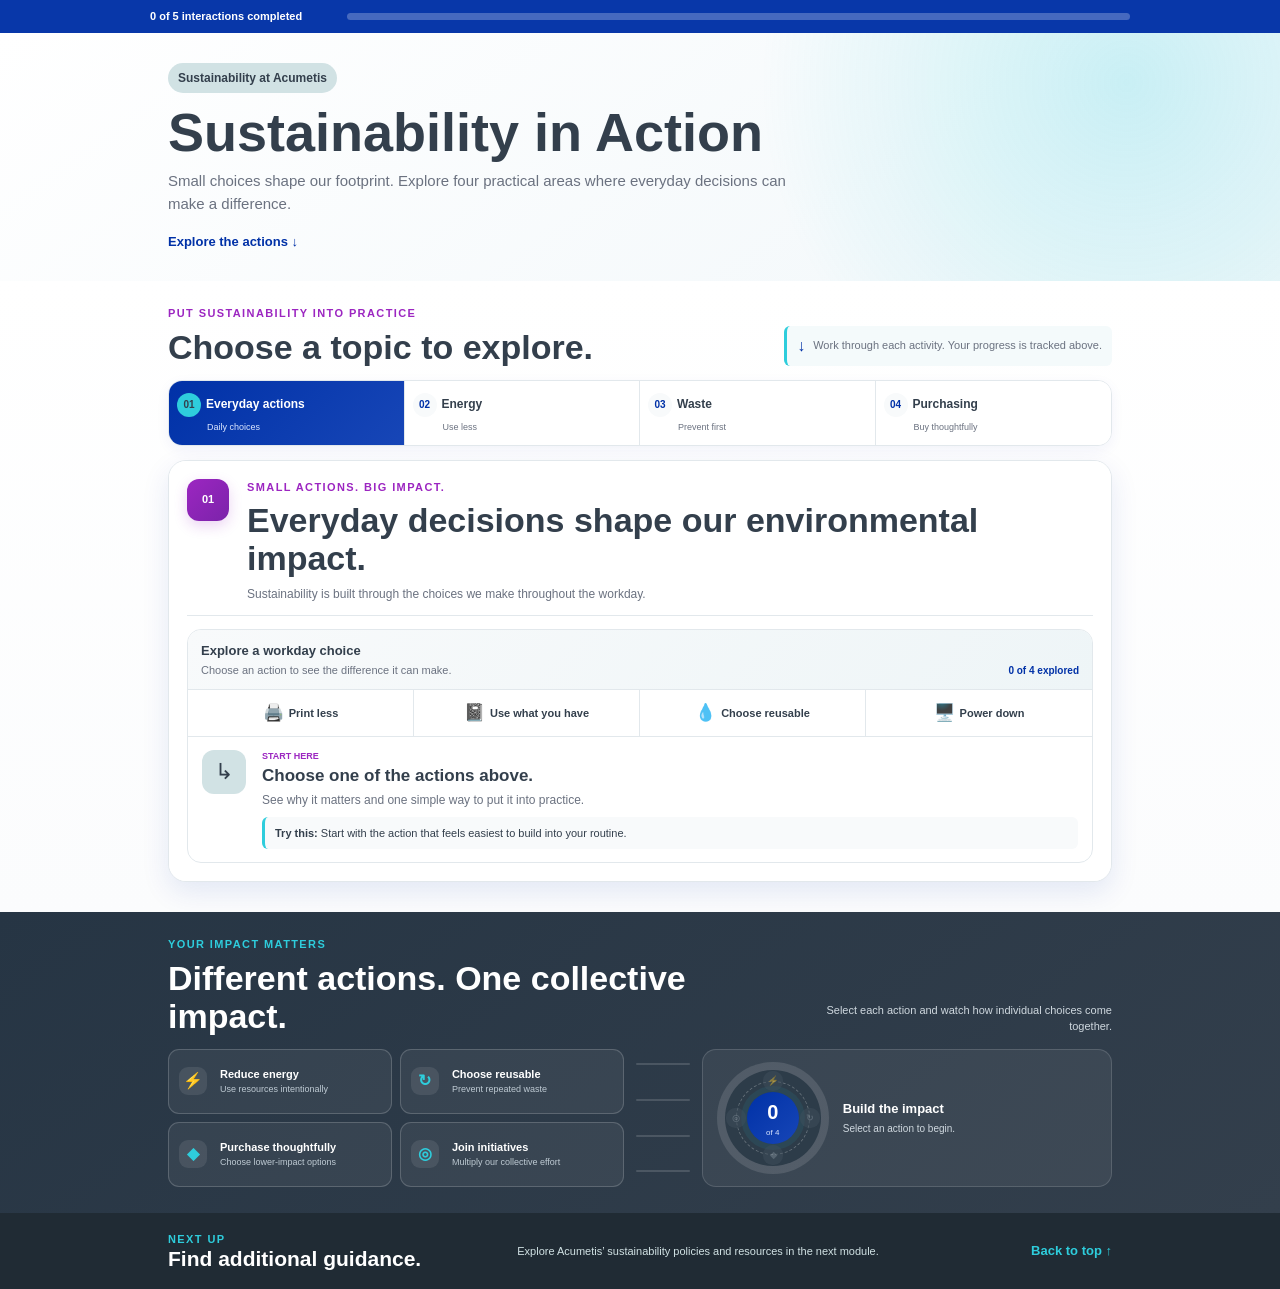
<file: index.html>
<!DOCTYPE html>
<html lang="en">
<head>
  <meta charset="UTF-8">
  <meta name="viewport" content="width=device-width, initial-scale=1.0">
  <meta name="description" content="Acumetis Sustainability in Action onboarding module.">
  <title>Sustainability in Action | Acumetis</title>
  <link rel="stylesheet" href="styles.css?v=20260819-7">
</head>
<body>
<main id="top">
  <div class="overall-progress" aria-live="polite"><div class="progress-inner"><div class="progress-label" id="progressLabel">0 of 5 interactions completed</div><div class="progress-track"><div class="progress-bar" id="progressBar"></div></div></div></div>
  <section class="hero compact-hero"><div class="container"><div class="hero-copy"><span class="hero-tag">Sustainability at Acumetis</span><h1>Sustainability in Action</h1><p class="hero-subtitle">Small choices shape our footprint. Explore four practical areas where everyday decisions can make a difference.</p><a class="scroll-link" href="#explore">Explore the actions ↓</a></div></div></section>
  <section class="topic-workspace" id="explore"><div class="container"><div class="workspace-intro"><div><p class="eyebrow">Put sustainability into practice</p><h2>Choose a topic to explore.</h2></div><div class="workspace-cue"><span>↓</span><p>Work through each activity. Your progress is tracked above.</p></div></div>
  <nav class="topic-nav" role="tablist" aria-label="Sustainability in action topics"><button class="topic-tab active" type="button" role="tab" aria-selected="true" data-topic="actions"><span>01</span><strong>Everyday actions</strong><small>Daily choices</small></button><button class="topic-tab" type="button" role="tab" aria-selected="false" data-topic="energy"><span>02</span><strong>Energy</strong><small>Use less</small></button><button class="topic-tab" type="button" role="tab" aria-selected="false" data-topic="waste"><span>03</span><strong>Waste</strong><small>Prevent first</small></button><button class="topic-tab" type="button" role="tab" aria-selected="false" data-topic="purchasing"><span>04</span><strong>Purchasing</strong><small>Buy thoughtfully</small></button></nav>
  <div class="topic-panels"><section class="topic-panel active" data-panel="actions"><div class="panel-focus"><div class="panel-number">01</div><div class="panel-heading"><p class="eyebrow">Small Actions. Big Impact.</p><h2>Everyday decisions shape our environmental impact.</h2><p>Sustainability is built through the choices we make throughout the workday.</p></div></div><div class="choice-explorer"><div class="choice-explorer-head"><div><p class="choice-label">Explore a workday choice</p><p class="choice-helper">Choose an action to see the difference it can make.</p></div><div class="choice-count" id="choiceCount">0 of 4 explored</div></div><div class="choice-tabs" role="tablist" aria-label="Everyday sustainability actions"><button class="choice-tab" type="button" data-choice="print"><span class="choice-tab-icon">🖨️</span><span>Print less</span></button><button class="choice-tab" type="button" data-choice="reuse"><span class="choice-tab-icon">📓</span><span>Use what you have</span></button><button class="choice-tab" type="button" data-choice="reusable"><span class="choice-tab-icon">💧</span><span>Choose reusable</span></button><button class="choice-tab" type="button" data-choice="power"><span class="choice-tab-icon">🖥️</span><span>Power down</span></button></div><div class="choice-stage" id="choiceStage" aria-live="polite"><div class="choice-stage-icon" id="choiceStageIcon">↳</div><div class="choice-stage-copy"><p class="choice-stage-kicker" id="choiceStageKicker">Start here</p><h3 id="choiceStageTitle">Choose one of the actions above.</h3><p id="choiceStageWhy">See why it matters and one simple way to put it into practice.</p><div class="choice-tip" id="choiceTip"><strong>Try this:</strong> Start with the action that feels easiest to build into your routine.</div></div></div></div></section>
  <section class="topic-panel energy-panel" data-panel="energy" hidden><div class="panel-focus light-focus"><div class="panel-number">02</div><div class="panel-heading light-heading"><p class="eyebrow light">Energy Efficiency</p><h2>Build an energy-smart workday.</h2><p>Switch on the habits you can put into practice.</p></div></div><div class="energy-challenge"><div class="energy-habits" role="group" aria-label="Energy-saving habits"><button class="energy-habit" type="button" aria-pressed="false"><span class="habit-marker"></span><span><strong>Power down</strong><small>Turn off lights, monitors, and equipment when they’re not in use.</small></span></button><button class="energy-habit" type="button" aria-pressed="false"><span class="habit-marker"></span><span><strong>Use daylight</strong><small>Take advantage of natural lighting whenever possible.</small></span></button><button class="energy-habit" type="button" aria-pressed="false"><span class="habit-marker"></span><span><strong>Reduce digital clutter</strong><small>Delete unnecessary emails and unsubscribe from unwanted mailing lists.</small></span></button><button class="energy-habit" type="button" aria-pressed="false"><span class="habit-marker"></span><span><strong>Follow the guidance</strong><small>Use our Energy Efficiency SOP for additional best practices.</small></span></button></div><aside class="energy-meter-panel"><p class="meter-label">Your energy-smart workday</p><div class="energy-meter"><div class="energy-meter-fill" id="energyMeterFill"></div></div><div class="energy-score" id="energyScore">0 of 4 habits selected</div><p class="energy-feedback" id="energyFeedback">Start with one habit you can make part of your routine.</p><div class="energy-fact"><span class="fact-icon">💡</span><div><strong>Did you know?</strong><p>Lighting can account for up to 15% of a building’s electricity use.</p></div></div></aside></div></section>
  <section class="topic-panel" data-panel="waste" hidden><div class="panel-focus"><div class="panel-number">03</div><div class="panel-heading"><p class="eyebrow">Waste Reduction</p><h2>The most sustainable waste is the waste never created.</h2><p>Explore the 5 R’s in order—prioritizing prevention before recycling.</p></div></div><div class="r-selector" role="group" aria-label="The 5 Rs of waste reduction"><button class="r-card" data-detail="Refuse what you don’t need."><span class="r-number">1</span><span class="r-title">Refuse</span></button><button class="r-card" data-detail="Reduce what you use."><span class="r-number">2</span><span class="r-title">Reduce</span></button><button class="r-card" data-detail="Reuse whenever possible."><span class="r-number">3</span><span class="r-title">Reuse</span></button><button class="r-card" data-detail="Repurpose before disposing."><span class="r-number">4</span><span class="r-title">Repurpose</span></button><button class="r-card" data-detail="Recycle correctly according to local office guidance."><span class="r-number">5</span><span class="r-title">Recycle</span></button></div><div class="r-detail" id="rDetail">Select a step to see what it means.</div><div class="waste-compact-grid"><div class="simple-actions"><h3>Simple ways to help</h3><ul class="simple-action-list"><li>Bring reusable bottles, mugs, and containers.</li><li>Print only when necessary.</li><li>Avoid single-use items.</li><li>Follow your office’s recycling signage.</li></ul></div><div class="mini-fact"><span>♻️</span><div><strong>Did you know?</strong><p>Reusable products spread their initial footprint across many uses, making them the better choice over time.</p></div></div></div></section>
  <section class="topic-panel" data-panel="purchasing" hidden><div class="panel-focus"><div class="panel-number">04</div><div class="panel-heading"><p class="eyebrow">Sustainable Purchasing</p><h2>Every purchase has an environmental footprint.</h2><p>Thoughtful purchasing can reduce waste, conserve resources, and support responsible supply chains.</p></div></div><div class="purchase-strip"><div class="purchase-strip-head"><div><h3>Before you buy</h3><p>Select each principle to learn more.</p></div><span id="purchaseCount">0 of 5 explored</span></div><div class="purchase-principles" role="tablist"><button class="purchase-principle" data-purchase="reuse"><span>↻</span>Reuse first</button><button class="purchase-principle" data-purchase="need"><span>✓</span>Buy what you need</button><button class="purchase-principle" data-purchase="quality"><span>◆</span>Choose quality</button><button class="purchase-principle" data-purchase="packaging"><span>□</span>Reduce packaging</button><button class="purchase-principle" data-purchase="supplier"><span>◇</span>Consider supplier</button></div><div class="purchase-detail" id="purchaseDetail" aria-live="polite"><div class="purchase-detail-icon" id="purchaseDetailIcon">↳</div><div><strong id="purchaseDetailTitle">Choose a principle above.</strong><p id="purchaseDetailCopy">A quick check before purchasing can help you make a more sustainable choice.</p></div></div></div></section></div></div></section>
  <section class="impact-section visual-impact" id="impact"><div class="container"><div class="impact-heading"><div><p class="eyebrow light">Your Impact Matters</p><h2>Different actions. One collective impact.</h2></div><p>Select each action and watch how individual choices come together.</p></div><div class="impact-flow"><div class="impact-sources"><button class="impact-choice" data-impact="energy"><span class="impact-source-icon">⚡</span><span><strong>Reduce energy</strong><small>Use resources intentionally</small></span></button><button class="impact-choice" data-impact="reuse"><span class="impact-source-icon">↻</span><span><strong>Choose reusable</strong><small>Prevent repeated waste</small></span></button><button class="impact-choice" data-impact="purchase"><span class="impact-source-icon">◆</span><span><strong>Purchase thoughtfully</strong><small>Choose lower-impact options</small></span></button><button class="impact-choice" data-impact="participate"><span class="impact-source-icon">◎</span><span><strong>Join initiatives</strong><small>Multiply our collective effort</small></span></button></div><div class="impact-connectors" aria-hidden="true"><span class="impact-line" data-line="energy"></span><span class="impact-line" data-line="reuse"></span><span class="impact-line" data-line="purchase"></span><span class="impact-line" data-line="participate"></span></div><div class="impact-result"><div class="impact-orb" id="impactOrb" style="--impact-progress:0%"><div class="orb-ring"></div><div class="orb-core"><span id="impactOrbCount">0</span><small>of 4</small></div><span class="orb-token token-energy">⚡</span><span class="orb-token token-reuse">↻</span><span class="orb-token token-purchase">◆</span><span class="orb-token token-participate">◎</span></div><div class="impact-result-copy"><strong id="impactResultTitle">Build the impact</strong><p id="impactMessage">Select an action to begin.</p></div></div></div></div></section>
  <section class="next-section compact-next"><div class="container next-layout"><div><p class="eyebrow light">Next Up</p><h2>Find additional guidance.</h2></div><p>Explore Acumetis’ sustainability policies and resources in the next module.</p><a class="next-link" href="#top">Back to top ↑</a></div></section>
</main><script src="app.js?v=20260819-6"></script></body></html>
</file>
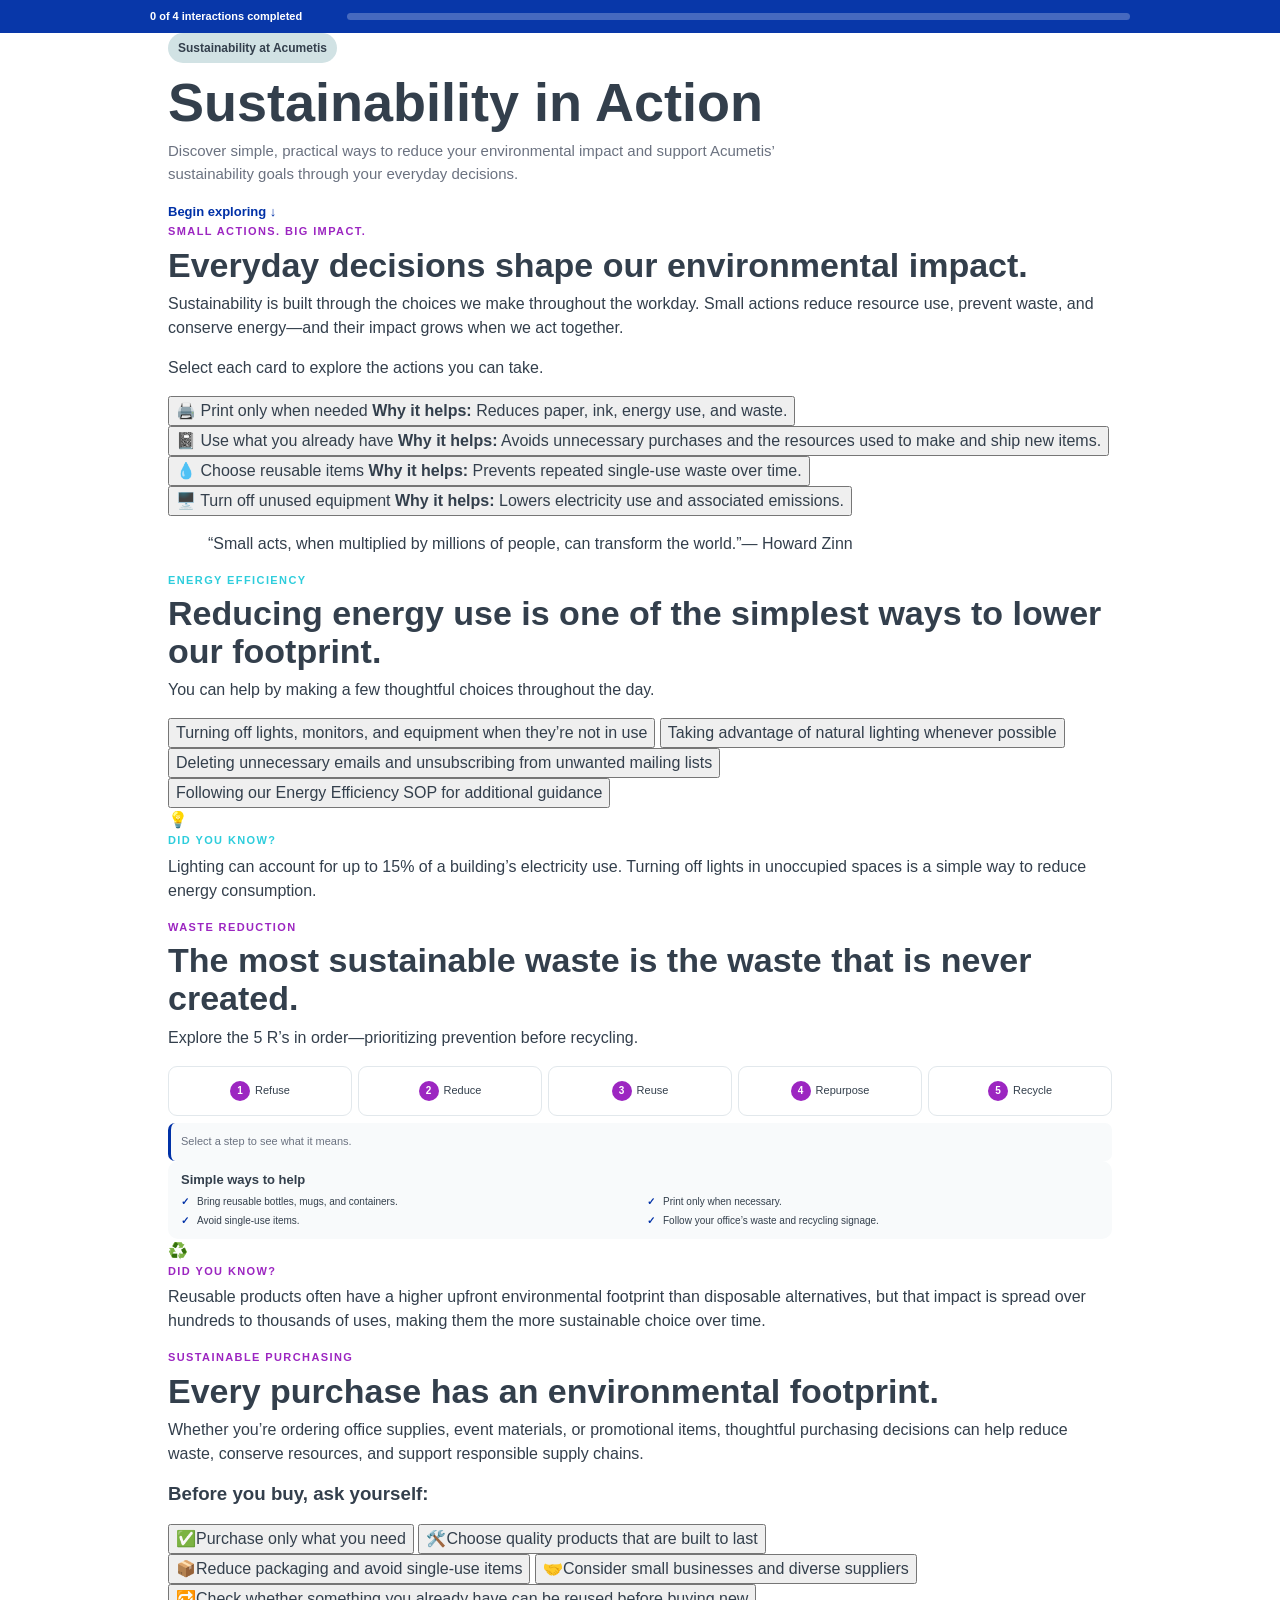
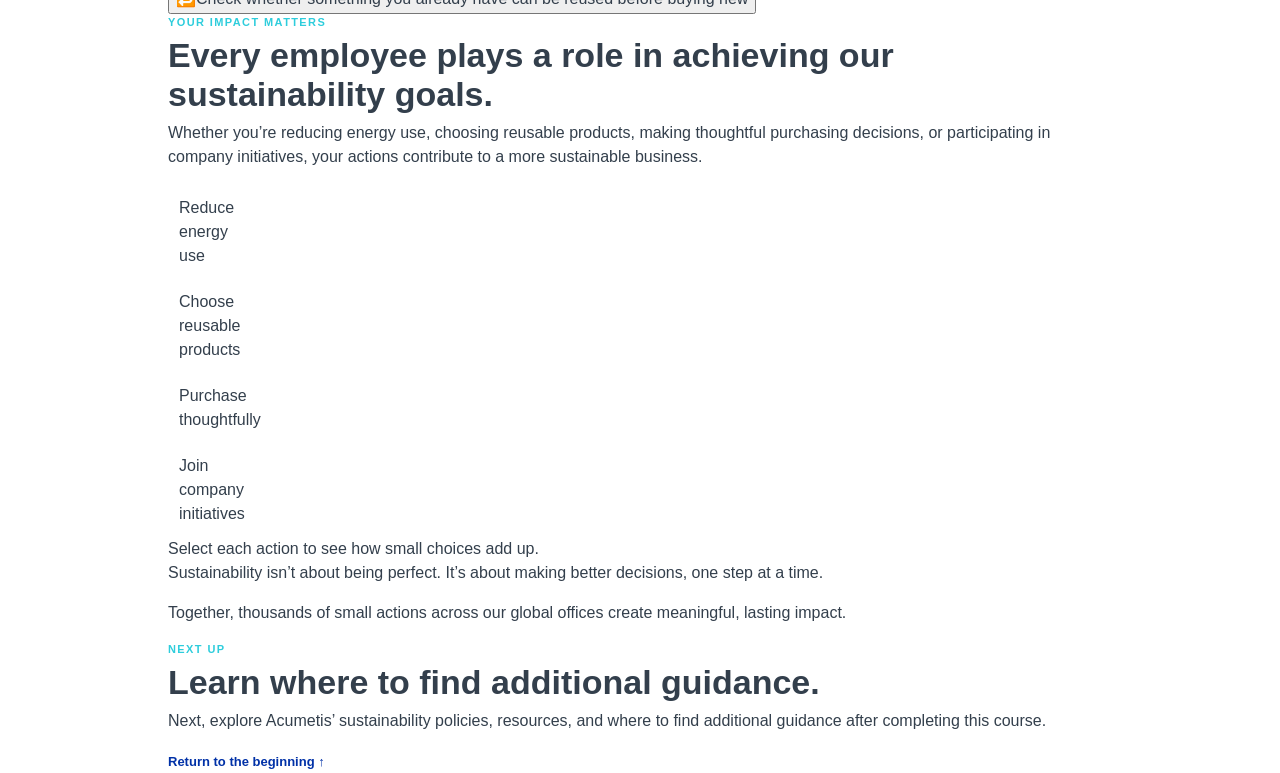
<file: academy-20260812.html>
<!DOCTYPE html>
<html lang="en">
<head>
  <meta charset="UTF-8">
  <meta name="viewport" content="width=device-width, initial-scale=1.0">
  <meta name="description" content="Acumetis Sustainability in Action onboarding module.">
  <title>Sustainability in Action | Acumetis</title>
  <link rel="stylesheet" href="styles.css?v=20260812-2">
</head>
<body>
<main id="top">
  <div class="overall-progress" aria-live="polite">
    <div class="progress-inner">
      <div class="progress-label" id="progressLabel">0 of 4 interactions completed</div>
      <div class="progress-track"><div class="progress-bar" id="progressBar"></div></div>
    </div>
  </div>

  <section class="section hero">
    <div class="container">
      <span class="hero-tag">Sustainability at Acumetis</span>
      <h1>Sustainability in Action</h1>
      <p class="hero-subtitle">Discover simple, practical ways to reduce your environmental impact and support Acumetis’ sustainability goals through your everyday decisions.</p>
      <a class="scroll-link" href="#small-actions">Begin exploring ↓</a>
    </div>
  </section>

  <section class="section intro-section" id="small-actions">
    <div class="container">
      <p class="eyebrow">Small Actions. Big Impact.</p>
      <h2>Everyday decisions shape our environmental impact.</h2>
      <p class="lead decision-intro">Sustainability is built through the choices we make throughout the workday. Small actions reduce resource use, prevent waste, and conserve energy—and their impact grows when we act together.</p>
      <p class="decision-prompt">Select each card to explore the actions you can take.</p>
      <div class="decision-grid">
        <button class="decision-card" type="button">
          <span class="decision-icon" aria-hidden="true">🖨️</span>
          <span class="decision-content">
            <span class="decision-title">Print only when needed</span>
            <span class="decision-why"><strong>Why it helps:</strong> Reduces paper, ink, energy use, and waste.</span>
          </span>
        </button>
        <button class="decision-card" type="button">
          <span class="decision-icon" aria-hidden="true">📓</span>
          <span class="decision-content">
            <span class="decision-title">Use what you already have</span>
            <span class="decision-why"><strong>Why it helps:</strong> Avoids unnecessary purchases and the resources used to make and ship new items.</span>
          </span>
        </button>
        <button class="decision-card" type="button">
          <span class="decision-icon" aria-hidden="true">💧</span>
          <span class="decision-content">
            <span class="decision-title">Choose reusable items</span>
            <span class="decision-why"><strong>Why it helps:</strong> Prevents repeated single-use waste over time.</span>
          </span>
        </button>
        <button class="decision-card" type="button">
          <span class="decision-icon" aria-hidden="true">🖥️</span>
          <span class="decision-content">
            <span class="decision-title">Turn off unused equipment</span>
            <span class="decision-why"><strong>Why it helps:</strong> Lowers electricity use and associated emissions.</span>
          </span>
        </button>
      </div>
      <blockquote>“Small acts, when multiplied by millions of people, can transform the world.”<span>— Howard Zinn</span></blockquote>
    </div>
  </section>

  <section class="section energy-section" id="energy">
    <div class="container">
      <p class="eyebrow light">Energy Efficiency</p>
      <h2>Reducing energy use is one of the simplest ways to lower our footprint.</h2>
      <div class="two-column">
        <div><p>You can help by making a few thoughtful choices throughout the day.</p></div>
        <div class="action-list">
          <button class="action-item" type="button">Turning off lights, monitors, and equipment when they’re not in use</button>
          <button class="action-item" type="button">Taking advantage of natural lighting whenever possible</button>
          <button class="action-item" type="button">Deleting unnecessary emails and unsubscribing from unwanted mailing lists</button>
          <button class="action-item" type="button">Following our Energy Efficiency SOP for additional guidance</button>
        </div>
      </div>
      <div class="fact-card">
        <span class="fact-icon">💡</span>
        <div><p class="eyebrow light">Did you know?</p><p>Lighting can account for up to 15% of a building’s electricity use. Turning off lights in unoccupied spaces is a simple way to reduce energy consumption.</p></div>
      </div>
    </div>
  </section>

  <section class="section waste-section" id="waste">
    <div class="container">
      <p class="eyebrow">Waste Reduction</p>
      <h2>The most sustainable waste is the waste that is never created.</h2>
      <p class="lead">Explore the 5 R’s in order—prioritizing prevention before recycling.</p>
      <div class="r-selector" role="group" aria-label="The 5 Rs of waste reduction">
        <button class="r-card" type="button" data-detail="Refuse what you don’t need." aria-pressed="false"><span class="r-number">1</span><span class="r-title">Refuse</span></button>
        <button class="r-card" type="button" data-detail="Reduce what you use." aria-pressed="false"><span class="r-number">2</span><span class="r-title">Reduce</span></button>
        <button class="r-card" type="button" data-detail="Reuse whenever possible." aria-pressed="false"><span class="r-number">3</span><span class="r-title">Reuse</span></button>
        <button class="r-card" type="button" data-detail="Repurpose before disposing." aria-pressed="false"><span class="r-number">4</span><span class="r-title">Repurpose</span></button>
        <button class="r-card" type="button" data-detail="Recycle correctly according to local office guidance." aria-pressed="false"><span class="r-number">5</span><span class="r-title">Recycle</span></button>
      </div>
      <div class="r-detail" id="rDetail" aria-live="polite">Select a step to see what it means.</div>
      <div class="simple-actions">
        <h3>Simple ways to help</h3>
        <ul class="simple-action-list">
          <li>Bring reusable bottles, mugs, and containers.</li>
          <li>Print only when necessary.</li>
          <li>Avoid single-use items.</li>
          <li>Follow your office’s waste and recycling signage.</li>
        </ul>
      </div>
      <div class="fact-card pale">
        <span class="fact-icon">♻️</span>
        <div><p class="eyebrow">Did you know?</p><p>Reusable products often have a higher upfront environmental footprint than disposable alternatives, but that impact is spread over hundreds to thousands of uses, making them the more sustainable choice over time.</p></div>
      </div>
    </div>
  </section>

  <section class="section purchasing-section" id="purchasing">
    <div class="container">
      <p class="eyebrow">Sustainable Purchasing</p>
      <h2>Every purchase has an environmental footprint.</h2>
      <p class="lead">Whether you’re ordering office supplies, event materials, or promotional items, thoughtful purchasing decisions can help reduce waste, conserve resources, and support responsible supply chains.</p>
      <div class="purchase-panel">
        <h3>Before you buy, ask yourself:</h3>
        <div class="purchase-grid">
          <button class="purchase-card" type="button"><span class="purchase-icon">✅</span>Purchase only what you need</button>
          <button class="purchase-card" type="button"><span class="purchase-icon">🛠️</span>Choose quality products that are built to last</button>
          <button class="purchase-card" type="button"><span class="purchase-icon">📦</span>Reduce packaging and avoid single-use items</button>
          <button class="purchase-card" type="button"><span class="purchase-icon">🤝</span>Consider small businesses and diverse suppliers</button>
          <button class="purchase-card wide" type="button"><span class="purchase-icon">🔁</span>Check whether something you already have can be reused before buying new</button>
        </div>
      </div>
    </div>
  </section>

  <section class="section impact-section" id="impact">
    <div class="container">
      <p class="eyebrow light">Your Impact Matters</p>
      <h2>Every employee plays a role in achieving our sustainability goals.</h2>
      <p>Whether you’re reducing energy use, choosing reusable products, making thoughtful purchasing decisions, or participating in company initiatives, your actions contribute to a more sustainable business.</p>
      <div class="impact-choices">
        <button class="impact-choice" type="button">Reduce energy use</button>
        <button class="impact-choice" type="button">Choose reusable products</button>
        <button class="impact-choice" type="button">Purchase thoughtfully</button>
        <button class="impact-choice" type="button">Join company initiatives</button>
      </div>
      <div class="impact-message" id="impactMessage" aria-live="polite">Select each action to see how small choices add up.</div>
      <div class="closing-copy">
        <p>Sustainability isn’t about being perfect. It’s about making better decisions, one step at a time.</p>
        <p>Together, thousands of small actions across our global offices create meaningful, lasting impact.</p>
      </div>
    </div>
  </section>

  <section class="section next-section">
    <div class="container">
      <p class="eyebrow light">Next Up</p>
      <h2>Learn where to find additional guidance.</h2>
      <p>Next, explore Acumetis’ sustainability policies, resources, and where to find additional guidance after completing this course.</p>
      <a class="next-link" href="#top">Return to the beginning ↑</a>
    </div>
  </section>
</main>
<script src="app.js?v=20260812-2"></script>
</body>
</html>
</file>
<file: styles.css>
:root{--blue:#0031A7;--purple:#9C26C1;--light-blue:#D1E2E4;--electric:#2ECDDC;--dark:#333F4C;--white:#fff;--pale:#F8FAFB;--muted:#6B7280;--border:#E2E8EC;--shadow:0 10px 28px rgba(0,49,167,.10)}*{box-sizing:border-box}html{scroll-behavior:smooth}body{margin:0;font-family:Arial,Helvetica,sans-serif;color:var(--dark);background:#fff;line-height:1.5}button,a{font:inherit}button{color:inherit}.container{width:min(980px,100%);margin:0 auto;padding:0 18px}.eyebrow{margin:0 0 6px;color:var(--purple);font-size:11px;font-weight:700;letter-spacing:1.4px;text-transform:uppercase}.eyebrow.light{color:var(--electric)}h1,h2,h3,p{margin-top:0}h1{margin-bottom:10px;font-size:clamp(34px,5vw,54px);line-height:1.03}h2{margin-bottom:8px;font-size:clamp(24px,3.6vw,34px);line-height:1.12}h3{line-height:1.25}.overall-progress{position:sticky;top:0;z-index:30;padding:8px 16px;color:#fff;background:rgba(0,49,167,.97)}.progress-inner{width:min(980px,100%);display:flex;gap:12px;margin:0 auto;align-items:center}.progress-label{min-width:185px;font-size:11px;font-weight:700}.progress-track{height:7px;flex:1;overflow:hidden;border-radius:999px;background:rgba(255,255,255,.25)}.progress-bar{width:0;height:100%;border-radius:inherit;background:linear-gradient(90deg,var(--purple),var(--electric));transition:width .3s ease}.compact-hero{padding:30px 0 28px;background:radial-gradient(circle at 88% 20%,rgba(46,205,220,.22),transparent 32%),linear-gradient(145deg,#fff,#F1F7FA)}.hero-inner{display:grid;grid-template-columns:1.25fr .75fr;gap:28px;align-items:center}.hero-tag{display:inline-block;margin-bottom:12px;padding:6px 10px;border-radius:999px;background:var(--light-blue);font-size:12px;font-weight:700}.hero-subtitle{max-width:620px;margin-bottom:14px;color:var(--muted);font-size:15px}.scroll-link,.next-link{color:var(--blue);font-size:13px;font-weight:700;text-decoration:none}.hero-path{display:grid;grid-template-columns:repeat(2,1fr);gap:8px}.hero-path div{padding:11px 12px;border:1px solid rgba(0,49,167,.12);border-radius:12px;background:rgba(255,255,255,.76)}.hero-path span{display:block;color:var(--purple);font-size:10px;font-weight:700}.hero-path strong{font-size:12px}.topic-workspace{padding:24px 0 30px;background:linear-gradient(#fff,#fbfcfd)}.workspace-intro{display:flex;justify-content:space-between;gap:24px;align-items:end;margin-bottom:14px}.workspace-intro h2{margin-bottom:0}.workspace-cue{display:flex;gap:8px;align-items:center;max-width:340px;padding:8px 10px;border-left:3px solid var(--electric);background:#F4FAFB;border-radius:6px}.workspace-cue span{color:var(--blue);font-weight:700}.workspace-cue p{margin:0;color:var(--muted);font-size:11px}.topic-nav{display:grid;grid-template-columns:repeat(4,1fr);overflow:hidden;margin-bottom:14px;border:1px solid var(--border);border-radius:14px;background:#fff;box-shadow:0 4px 14px rgba(0,49,167,.05)}.topic-tab{min-height:64px;padding:10px 8px;cursor:pointer;border:0;border-right:1px solid var(--border);background:#fff;text-align:left}.topic-tab:last-child{border-right:0}.topic-tab span{display:inline-flex;width:24px;height:24px;margin-right:5px;align-items:center;justify-content:center;border-radius:50%;background:var(--pale);color:var(--blue);font-size:10px;font-weight:700}.topic-tab strong{display:inline;font-size:12px}.topic-tab small{display:block;margin:4px 0 0 30px;color:var(--muted);font-size:9px}.topic-tab.active{color:#fff;background:linear-gradient(135deg,var(--blue),#1746b7)}.topic-tab.active span{background:var(--electric);color:var(--dark)}.topic-tab.active small{color:#dce7ff}.topic-panels{overflow:hidden;border:1px solid var(--border);border-radius:18px;background:#fff;box-shadow:var(--shadow)}.topic-panel{padding:18px;background:#fff}.topic-panel[hidden]{display:none!important}.topic-panel.active{animation:panelIn .2s ease}.energy-panel{color:#fff;background:linear-gradient(145deg,#0031A7,#0b43ba)}.panel-focus{display:grid;grid-template-columns:48px 1fr;gap:12px;align-items:start;margin-bottom:13px;padding-bottom:12px;border-bottom:1px solid var(--border)}.light-focus{border-bottom-color:rgba(255,255,255,.18)}.panel-number{width:42px;height:42px;display:flex;align-items:center;justify-content:center;border-radius:12px;background:linear-gradient(135deg,var(--purple),#7b23aa);color:#fff;font-size:11px;font-weight:700;box-shadow:0 5px 14px rgba(156,38,193,.2)}.panel-heading{margin:0}.panel-heading p:last-child{margin:0;color:var(--muted);font-size:12px}.light-heading h2{color:#fff}.light-heading p:last-child{color:#E8F0FF}.choice-explorer{overflow:hidden;border:1px solid var(--border);border-radius:14px;background:#fff}.choice-explorer-head{display:flex;justify-content:space-between;gap:16px;align-items:end;padding:11px 13px;background:linear-gradient(135deg,#F8FAFB,#eef5f7);border-bottom:1px solid var(--border)}.choice-label{margin:0 0 1px;font-size:13px;font-weight:700}.choice-helper{margin:0;color:var(--muted);font-size:11px}.choice-count{color:var(--blue);font-size:10px;font-weight:700;white-space:nowrap}.choice-tabs{display:grid;grid-template-columns:repeat(4,1fr);border-bottom:1px solid var(--border)}.choice-tab{display:flex;gap:5px;align-items:center;justify-content:center;padding:10px 7px;cursor:pointer;border:0;border-right:1px solid var(--border);background:#fff;font-size:11px;font-weight:700}.choice-tab:last-child{border-right:0}.choice-tab:hover{background:#F7FAFC}.choice-tab.active{color:var(--blue);background:#F1F6FF;box-shadow:inset 0 -3px 0 var(--blue)}.choice-tab.explored:not(.active)::after{content:"✓";color:var(--purple)}.choice-tab-icon{font-size:17px}.choice-stage{display:grid;grid-template-columns:48px 1fr;gap:12px;padding:13px 14px}.choice-stage-icon{width:44px;height:44px;display:flex;align-items:center;justify-content:center;border-radius:12px;background:var(--light-blue);font-size:22px}.choice-stage-kicker{margin:0 0 2px;color:var(--purple);font-size:9px;font-weight:700;text-transform:uppercase}.choice-stage h3{margin:0 0 4px;font-size:17px}.choice-stage-copy>p:not(.choice-stage-kicker){margin-bottom:8px;color:var(--muted);font-size:12px}.choice-tip{padding:8px 10px;border-left:3px solid var(--electric);border-radius:6px;background:var(--pale);font-size:11px}.energy-challenge{display:grid;grid-template-columns:1.2fr .8fr;gap:14px}.energy-habits{display:grid;grid-template-columns:repeat(2,1fr);gap:8px}.energy-habit{display:grid;grid-template-columns:28px 1fr;gap:9px;align-items:center;padding:10px;text-align:left;cursor:pointer;border:1px solid rgba(255,255,255,.3);border-radius:11px;background:rgba(255,255,255,.07)}.energy-habit:hover{background:rgba(255,255,255,.11)}.energy-habit.selected{border-color:var(--electric);background:rgba(46,205,220,.14)}.energy-habit strong{display:block;color:#fff;font-size:12px}.energy-habit small{display:block;margin-top:2px;color:#DCE7FF;font-size:10px;line-height:1.35}.habit-marker{width:22px;height:22px;border:2px solid rgba(255,255,255,.55);border-radius:50%}.energy-habit.selected .habit-marker{display:flex;align-items:center;justify-content:center;border-color:var(--electric);background:var(--electric)}.energy-habit.selected .habit-marker::after{content:"✓";color:var(--dark);font-size:11px;font-weight:700}.energy-meter-panel{padding:14px;border-radius:12px;background:rgba(255,255,255,.1);box-shadow:inset 0 0 0 1px rgba(255,255,255,.07)}.meter-label{margin-bottom:6px!important;color:#fff!important;font-size:11px;font-weight:700}.energy-meter{height:8px;overflow:hidden;border-radius:999px;background:rgba(255,255,255,.2)}.energy-meter-fill{width:0;height:100%;background:linear-gradient(90deg,var(--purple),var(--electric))}.energy-score{margin-top:5px;color:var(--electric);font-size:10px;font-weight:700}.energy-feedback{margin:8px 0 0!important;color:#E8F0FF!important;font-size:11px}.energy-fact{display:flex;gap:9px;margin-top:12px;padding-top:10px;border-top:1px solid rgba(255,255,255,.2)}.energy-fact .fact-icon{font-size:20px}.energy-fact strong{display:block;font-size:11px}.energy-fact p{margin:2px 0 0;color:#E8F0FF;font-size:10px}.r-selector{display:grid;grid-template-columns:repeat(5,1fr);gap:6px;margin-top:8px}.r-card{min-height:50px;display:flex;gap:5px;align-items:center;justify-content:center;cursor:pointer;border:1px solid var(--border);border-radius:9px;background:#fff;font-size:11px}.r-card:hover{border-color:#b8c7cf}.r-card.active{color:#fff;border-color:var(--blue);background:var(--blue)}.r-number{display:flex;width:20px;height:20px;align-items:center;justify-content:center;border-radius:50%;color:#fff;background:var(--purple);font-size:10px;font-weight:700}.r-detail{min-height:38px;display:flex;margin-top:7px;padding:8px 10px;align-items:center;border-left:3px solid var(--blue);border-radius:7px;background:var(--pale);color:var(--muted);font-size:11px}.waste-compact-grid{display:grid;grid-template-columns:1.2fr .8fr;gap:10px;margin-top:9px}.simple-actions{padding:11px 13px;border-radius:10px;background:var(--pale)}.simple-actions h3{margin-bottom:6px;font-size:13px}.simple-action-list{display:grid;grid-template-columns:repeat(2,1fr);gap:4px 14px;margin:0;padding:0;list-style:none;font-size:10px}.simple-action-list li{position:relative;padding-left:16px}.simple-action-list li::before{content:"✓";position:absolute;left:0;color:var(--blue);font-weight:700}.mini-fact{display:flex;gap:9px;padding:12px;border-radius:10px;background:linear-gradient(135deg,var(--light-blue),#e6f0f2);font-size:11px}.mini-fact>span{font-size:20px}.mini-fact strong{display:block;margin-bottom:2px}.mini-fact p{margin:0;font-size:10px;line-height:1.4}.purchase-strip{overflow:hidden;border:1px solid var(--border);border-radius:12px;background:#fff}.purchase-strip-head{display:flex;justify-content:space-between;gap:12px;align-items:center;padding:10px 12px;background:linear-gradient(135deg,#F8FAFB,#eef5f7);border-bottom:1px solid var(--border)}.purchase-strip-head h3{margin:0;font-size:14px}.purchase-strip-head p{margin:1px 0 0;color:var(--muted);font-size:10px}.purchase-strip-head>span{color:var(--blue);font-size:10px;font-weight:700}.purchase-principles{display:grid;grid-template-columns:repeat(5,1fr);border-bottom:1px solid var(--border)}.purchase-principle{padding:10px 5px;cursor:pointer;border:0;border-right:1px solid var(--border);background:#fff;font-size:10px;font-weight:700;line-height:1.2}.purchase-principle:last-child{border-right:0}.purchase-principle span{display:block;margin-bottom:2px;color:var(--purple);font-size:17px}.purchase-principle:hover{background:#F7FAFC}.purchase-principle.active{color:var(--blue);background:#F1F6FF;box-shadow:inset 0 -3px 0 var(--blue)}.purchase-principle.explored:not(.active)::after{content:" ✓";color:var(--purple)}.purchase-detail{display:grid;grid-template-columns:38px 1fr;gap:10px;align-items:center;padding:12px}.purchase-detail-icon{width:36px;height:36px;display:flex;align-items:center;justify-content:center;border-radius:10px;color:var(--blue);background:var(--light-blue);font-size:18px;font-weight:700}.purchase-detail strong{display:block;margin-bottom:1px;font-size:12px}.purchase-detail p{margin:0;color:var(--muted);font-size:10px;line-height:1.4}.visual-impact{padding:24px 0 26px;color:#fff;background:linear-gradient(145deg,#263544,#333F4C)}.impact-heading{display:flex;justify-content:space-between;gap:24px;align-items:end;margin-bottom:14px}.impact-heading h2{margin:0;color:#fff}.impact-heading>p{max-width:330px;margin:0;color:#cfd8df;font-size:11px;text-align:right}.impact-flow{display:grid;grid-template-columns:1fr 54px .9fr;gap:12px;align-items:stretch}.impact-sources{display:grid;grid-template-columns:repeat(2,1fr);gap:8px}.impact-choice{display:grid;grid-template-columns:32px 1fr;gap:9px;align-items:center;padding:10px;text-align:left;cursor:pointer;border:1px solid rgba(255,255,255,.18);border-radius:11px;background:rgba(255,255,255,.06);transition:.2s}.impact-choice:hover{background:rgba(255,255,255,.1)}.impact-choice.selected{border-color:var(--electric);background:rgba(46,205,220,.14)}.impact-source-icon{width:28px;height:28px;display:flex;align-items:center;justify-content:center;border-radius:9px;background:rgba(255,255,255,.09);color:var(--electric);font-weight:700}.impact-choice strong{display:block;color:#fff;font-size:11px}.impact-choice small{display:block;margin-top:1px;color:#bfcbd4;font-size:9px}.impact-connectors{display:grid;grid-template-rows:repeat(4,1fr);gap:5px;align-items:center}.impact-line{position:relative;height:2px;border-radius:999px;background:rgba(255,255,255,.14);overflow:hidden}.impact-line::after{content:"";position:absolute;inset:0;transform:translateX(-100%);background:linear-gradient(90deg,var(--purple),var(--electric));transition:transform .3s ease}.impact-line.active::after{transform:translateX(0)}.impact-result{display:flex;gap:14px;align-items:center;padding:12px 14px;border:1px solid rgba(255,255,255,.14);border-radius:14px;background:rgba(255,255,255,.06)}.impact-orb{--impact-progress:0%;position:relative;width:112px;height:112px;flex:0 0 112px;border-radius:50%;background:conic-gradient(var(--electric) var(--impact-progress),rgba(255,255,255,.12) 0);display:grid;place-items:center;transition:.35s ease}.impact-orb::before{content:"";position:absolute;inset:8px;border-radius:50%;background:#2d3c49}.orb-ring{position:absolute;inset:19px;border:1px dashed rgba(255,255,255,.25);border-radius:50%}.orb-core{position:relative;z-index:2;width:52px;height:52px;display:flex;flex-direction:column;align-items:center;justify-content:center;border-radius:50%;background:linear-gradient(135deg,var(--blue),#1746b7);box-shadow:0 0 0 6px rgba(46,205,220,.08)}.orb-core span{font-size:20px;font-weight:700}.orb-core small{font-size:8px;color:#dce7ff}.orb-token{position:absolute;z-index:3;width:24px;height:24px;display:flex;align-items:center;justify-content:center;border-radius:50%;background:#41505d;color:#8b98a3;font-size:11px;font-weight:700;opacity:.45;transform:scale(.85);transition:.25s}.orb-token.active{background:var(--electric);color:var(--dark);opacity:1;transform:scale(1)}.token-energy{top:7px;left:44px}.token-reuse{right:7px;top:44px}.token-purchase{bottom:7px;left:44px}.token-participate{left:7px;top:44px}.impact-orb.complete{box-shadow:0 0 0 8px rgba(46,205,220,.08),0 0 28px rgba(46,205,220,.22)}.impact-result-copy strong{display:block;margin-bottom:3px;color:#fff;font-size:13px}.impact-result-copy p{margin:0;color:#cfd8df;font-size:10px;line-height:1.45}.compact-next{padding:18px 0;color:#fff;background:#202b34}.next-layout{display:grid;grid-template-columns:1fr 1.5fr auto;gap:20px;align-items:center}.compact-next h2{margin:0;color:#fff;font-size:21px}.compact-next p{margin:0;color:var(--light-blue);font-size:11px}.compact-next .next-link{color:var(--electric);white-space:nowrap}@keyframes panelIn{from{opacity:.65;transform:translateY(3px)}to{opacity:1;transform:none}}@media(max-width:820px){.hero-inner{grid-template-columns:1fr}.hero-path{grid-template-columns:repeat(4,1fr)}.workspace-intro{align-items:flex-start;flex-direction:column;gap:6px}.topic-tab small{display:none}.energy-challenge,.waste-compact-grid{grid-template-columns:1fr}.energy-habits{grid-template-columns:repeat(2,1fr)}.purchase-principles{grid-template-columns:repeat(3,1fr)}.purchase-principle{border-bottom:1px solid var(--border)}.impact-heading{align-items:flex-start;flex-direction:column;gap:5px}.impact-heading>p{text-align:left}.impact-flow{grid-template-columns:1fr}.impact-connectors{display:none}.impact-result{justify-content:center}.next-layout{grid-template-columns:1fr auto}.next-layout>p{grid-column:1/-1;grid-row:2}.choice-tabs{grid-template-columns:repeat(2,1fr)}}@media(max-width:560px){.progress-inner{flex-direction:column;align-items:flex-start;gap:4px}.progress-label{min-width:0}.progress-track{width:100%}.compact-hero{padding:24px 0 22px}.hero-path{grid-template-columns:repeat(2,1fr)}.topic-workspace{padding:18px 0 22px}.topic-nav{grid-template-columns:repeat(2,1fr)}.topic-tab:nth-child(2){border-right:0}.topic-tab:nth-child(-n+2){border-bottom:1px solid var(--border)}.topic-panel{padding:13px}.panel-focus{grid-template-columns:38px 1fr}.panel-number{width:34px;height:34px;border-radius:9px}.energy-habits{grid-template-columns:1fr}.r-selector{grid-template-columns:repeat(3,1fr)}.simple-action-list{grid-template-columns:1fr}.purchase-principles{grid-template-columns:repeat(2,1fr)}.choice-stage{grid-template-columns:40px 1fr;padding:12px}.choice-stage-icon{width:36px;height:36px}.impact-sources{grid-template-columns:1fr}.impact-result{align-items:flex-start;flex-direction:column}.impact-orb{width:100px;height:100px;flex-basis:100px}.next-layout{grid-template-columns:1fr}.next-layout>p{grid-row:auto}.container{padding:0 12px}}@media(prefers-reduced-motion:reduce){*,*::before,*::after{transition:none!important;animation:none!important;scroll-behavior:auto!important}}
</file>
